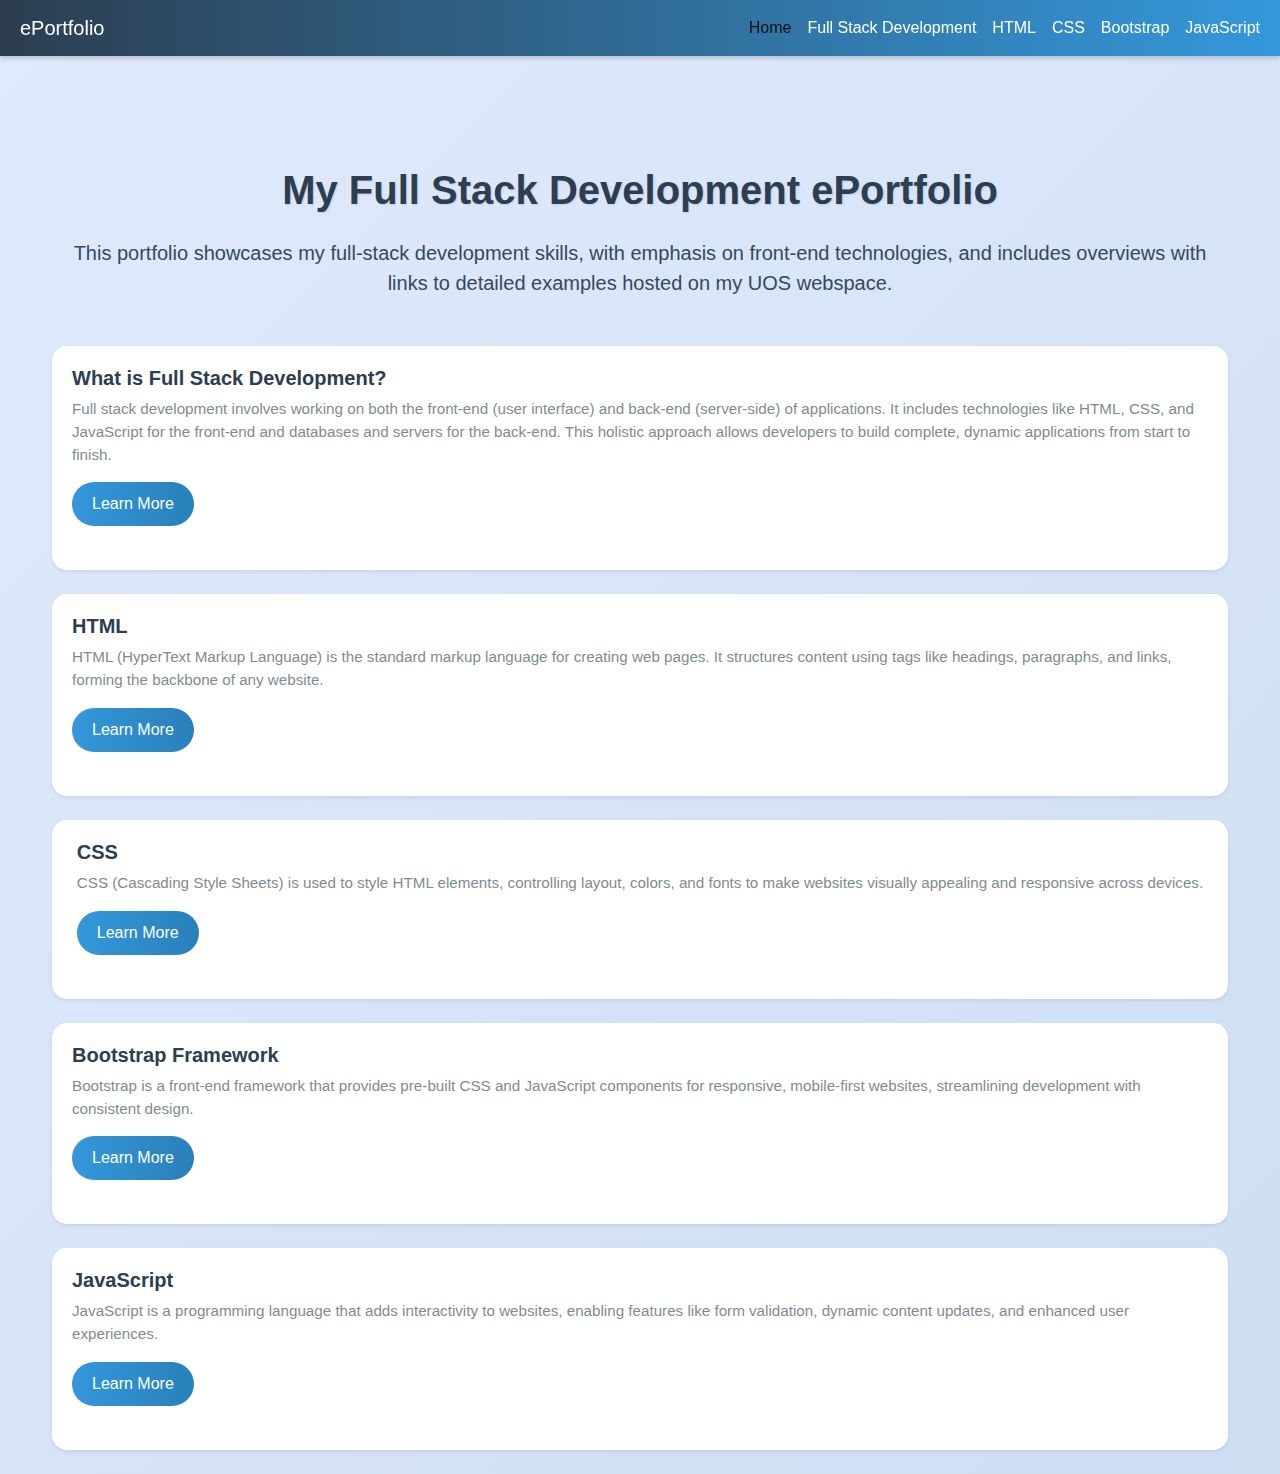
<file: index.html>
<!DOCTYPE html>
<html lang="en">
<head>
    <meta charset="UTF-8">
    <meta name="viewport" content="width=device-width, initial-scale=1.0">
    <title>ePortfolio - Home</title>
    <!-- Bootstrap CDN for styling and responsiveness -->
    <link href="https://cdn.jsdelivr.net/npm/bootstrap@5.3.3/dist/css/bootstrap.min.css" rel="stylesheet" integrity="sha384-QWTKZyjpPEjISv5WaRU9OFeRpok6YctnYmDr5pNlyT2bRjXh0JMhjY6hW+ALEwIH" crossorigin="anonymous">
    <!-- Font Awesome for icons -->
    <link rel="stylesheet" href="https://cdnjs.cloudflare.com/ajax/libs/font-awesome/6.4.2/css/all.min.css" integrity="sha512-z3gLpd7yknf1YoNbCzqRKc4qyor8gaKU1qmn+CShxbuBusANI9QpRohGBreCFkKxLhei6S9CQXFEbbKuqLg0DA==" crossorigin="anonymous">
    <!-- Animate.css for subtle animations -->
    <link rel="stylesheet" href="https://cdnjs.cloudflare.com/ajax/libs/animate.css/4.1.1/animate.min.css" integrity="sha512-c42qTSw/wPZ3/3gS5m5gS5f5f5f5f5f5f5f5f5f5f5f5f5f5f5f5f5f5f5f5f5f5f5f5f5f5f5f5f5f5f5f5f5f" crossorigin="anonymous">
    <!-- Custom CSS for enhanced aesthetics -->
    <link rel="stylesheet" href="styles.css">
</head>
<body>
    <!-- Enhanced Bootstrap Navbar -->
    <nav class="navbar navbar-expand-lg fixed-top">
        <div class="container-fluid">
            <a class="navbar-brand" href="index.html"><i class="fas fa-code me-2"></i>ePortfolio</a>
            <button class="navbar-toggler" type="button" data-bs-toggle="collapse" data-bs-target="#navbarNav" aria-controls="navbarNav" aria-expanded="false" aria-label="Toggle navigation">
                <span class="navbar-toggler-icon"></span>
            </button>
            <div class="collapse navbar-collapse" id="navbarNav">
                <ul class="navbar-nav ms-auto">
                    <li class="nav-item"><a class="nav-link active" href="index.html">Home</a></li>
                    <li class="nav-item"><a class="nav-link" href="fullstackdevelopment.html">Full Stack Development</a></li>
                    <li class="nav-item"><a class="nav-link" href="html.html">HTML</a></li>
                    <li class="nav-item"><a class="nav-link" href="css.html">CSS</a></li>
                    <li class="nav-item"><a class="nav-link" href="bootstrap.html">Bootstrap</a></li>
                    <li class="nav-item"><a class="nav-link" href="js.html">JavaScript</a></li>
                </ul>
            </div>
        </div>
    </nav>

    <!-- Main content with enhanced design -->
    <div class="container mt-5 pt-5">
        <h1 class="text-center mb-4 animate__animated animate__fadeIn">My Full Stack Development ePortfolio</h1>
        <p class="lead text-center mb-5 animate__animated animate__fadeIn">This portfolio showcases my full-stack development skills, with emphasis on front-end technologies, and includes overviews with links to detailed examples hosted on my UOS webspace.</p>

        <!-- Horizontal cards for each section -->
        <div class="row mb-4">
            <div class="col-12">
                <div class="card shadow-sm mb-4 animate__animated animate__fadeInUp">
                    <div class="card-body d-flex align-items-center">
                        <div class="flex-shrink-0 me-4">
                            <i class="fas fa-layer-group card-icon fullstack-icon"></i>
                        </div>
                        <div class="flex-grow-1">
                            <h5 class="card-title mb-2">What is Full Stack Development?</h5>
                            <p class="card-text">Full stack development involves working on both the front-end (user interface) and back-end (server-side) of applications. It includes technologies like HTML, CSS, and JavaScript for the front-end and databases and servers for the back-end. This holistic approach allows developers to build complete, dynamic applications from start to finish.</p>
                            <a href="fullstackdevelopment.html" class="btn btn-primary">Learn More</a>
                        </div>
                    </div>
                </div>
            </div>
        </div>

        <div class="row mb-4">
            <div class="col-12">
                <div class="card shadow-sm mb-4 animate__animated animate__fadeInUp">
                    <div class="card-body d-flex align-items-center">
                        <div class="flex-shrink-0 me-4">
                            <i class="fab fa-html5 card-icon html-icon"></i>
                        </div>
                        <div class="flex-grow-1">
                            <h5 class="card-title mb-2">HTML</h5>
                            <p class="card-text">HTML (HyperText Markup Language) is the standard markup language for creating web pages. It structures content using tags like headings, paragraphs, and links, forming the backbone of any website.</p>
                            <a href="html.html" class="btn btn-primary">Learn More</a>
                        </div>
                    </div>
                </div>
            </div>
        </div>

        <div class="row mb-4">
            <div class="col-12">
                <div class="card shadow-sm mb-4 animate__animated animate__fadeInUp">
                    <div class="card-body d-flex align-items-center">
                        <div class="flex-shrink-0 me-4">
                            <i class="fab fa-css3-alt card-icon css-icon"></i>
                        </div>
                        <div class="flex-grow-1">
                            <h5 class="card-title mb-2">CSS</h5>
                            <p class="card-text">CSS (Cascading Style Sheets) is used to style HTML elements, controlling layout, colors, and fonts to make websites visually appealing and responsive across devices.</p>
                            <a href="css.html" class="btn btn-primary">Learn More</a>
                        </div>
                    </div>
                </div>
            </div>
        </div>

        <div class="row mb-4">
            <div class="col-12">
                <div class="card shadow-sm mb-4 animate__animated animate__fadeInUp">
                    <div class="card-body d-flex align-items-center">
                        <div class="flex-shrink-0 me-4">
                            <i class="fab fa-bootstrap card-icon bootstrap-icon"></i>
                        </div>
                        <div class="flex-grow-1">
                            <h5 class="card-title mb-2">Bootstrap Framework</h5>
                            <p class="card-text">Bootstrap is a front-end framework that provides pre-built CSS and JavaScript components for responsive, mobile-first websites, streamlining development with consistent design.</p>
                            <a href="bootstrap.html" class="btn btn-primary">Learn More</a>
                        </div>
                    </div>
                </div>
            </div>
        </div>

        <div class="row mb-4">
            <div class="col-12">
                <div class="card shadow-sm mb-4 animate__animated animate__fadeInUp">
                    <div class="card-body d-flex align-items-center">
                        <div class="flex-shrink-0 me-4">
                            <i class="fab fa-js-square card-icon js-icon"></i>
                        </div>
                        <div class="flex-grow-1">
                            <h5 class="card-title mb-2">JavaScript</h5>
                            <p class="card-text">JavaScript is a programming language that adds interactivity to websites, enabling features like form validation, dynamic content updates, and enhanced user experiences.</p>
                            <a href="js.html" class="btn btn-primary">Learn More</a>
                        </div>
                    </div>
                </div>
            </div>
        </div>
    </div>
</body>
</html>
</file>
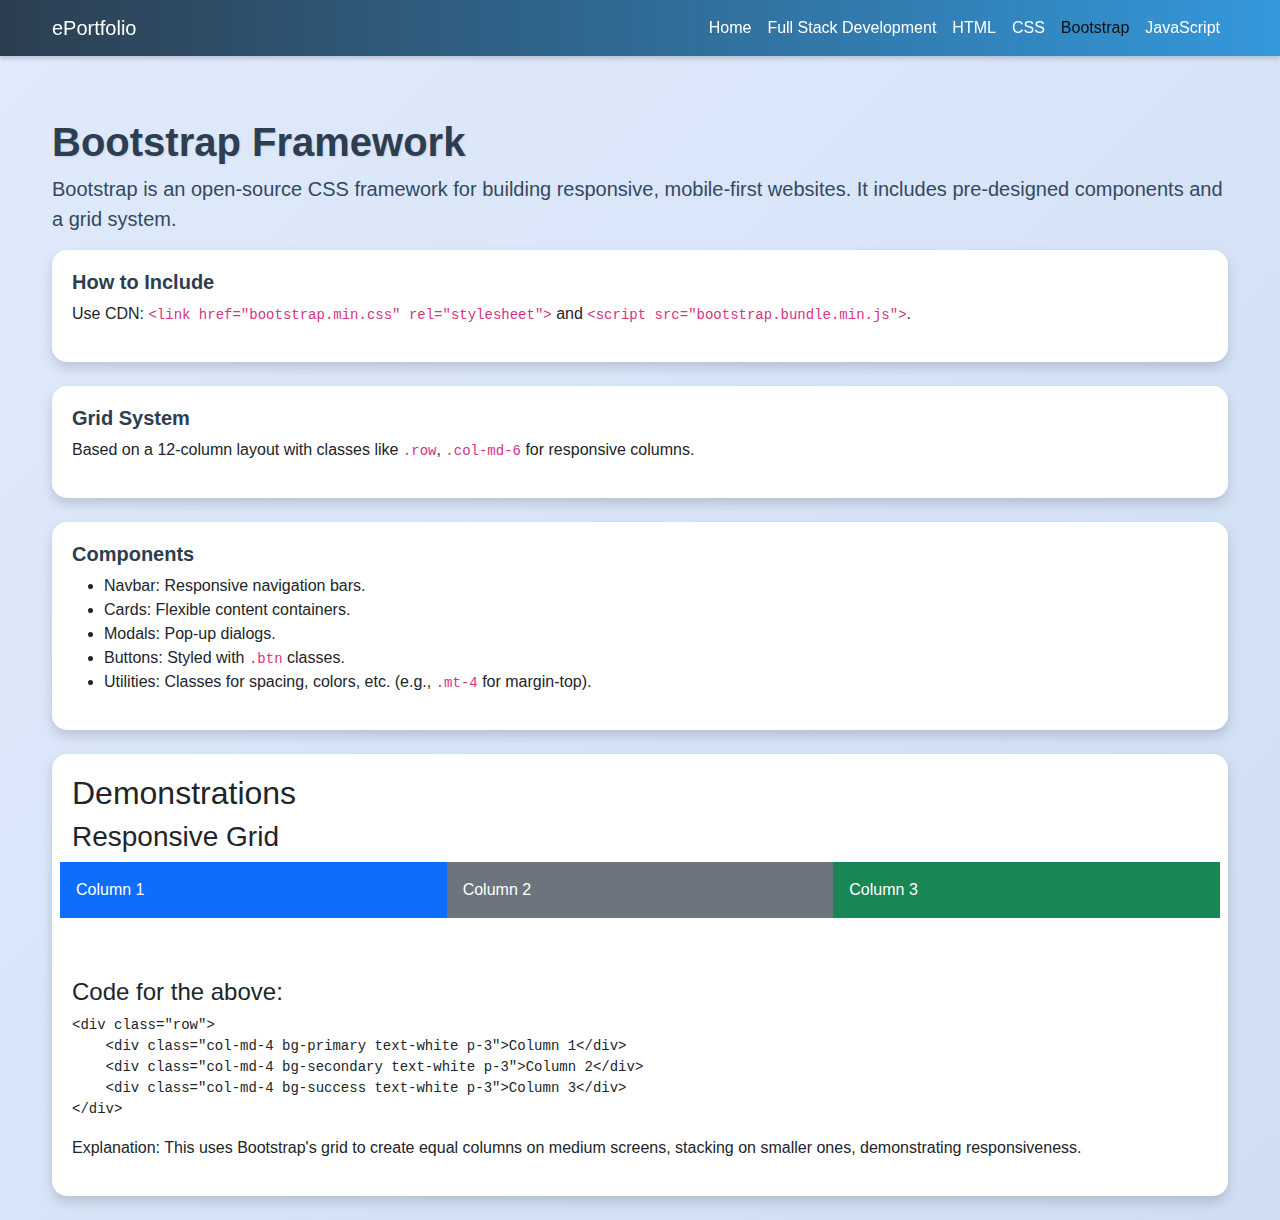
<file: bootstrap.html>
<!DOCTYPE html>
<html lang="en">
<head>
    <meta charset="UTF-8">
    <meta name="viewport" content="width=device-width, initial-scale=1.0">
    <title>ePortfolio</title>
    <link href="https://cdn.jsdelivr.net/npm/bootstrap@5.3.0/dist/css/bootstrap.min.css" rel="stylesheet">
    <link href="styles.css" rel="stylesheet">
</head>
<body>
    <nav class="navbar navbar-expand-lg fixed-top">
        <div class="container">
            <a class="navbar-brand" href="index.html">ePortfolio</a>
            <button class="navbar-toggler" type="button" data-bs-toggle="collapse" data-bs-target="#navbarNav" aria-controls="navbarNav" aria-expanded="false" aria-label="Toggle navigation">
                <span class="navbar-toggler-icon"></span>
            </button>
            <div class="collapse navbar-collapse" id="navbarNav">
                <ul class="navbar-nav ms-auto">
                    <li class="nav-item">
                        <a class="nav-link" href="index.html">Home</a>
                    </li>
                    <li class="nav-item">
                        <a class="nav-link" href="fullstackDevelopment.html">Full Stack Development</a>
                    </li>
                    <li class="nav-item">
                        <a class="nav-link" href="html.html">HTML</a>
                    </li>
                    <li class="nav-item">
                        <a class="nav-link" href="css.html">CSS</a>
                    </li>
                    <li class="nav-item">
                        <a class="nav-link active" aria-current="page" href="bootstrap.html">Bootstrap</a>
                    </li>
                    <li class="nav-item">
                        <a class="nav-link" href="js.html">JavaScript</a>
                    </li>
                </ul>
            </div>
        </div>
    </nav>

    <div class="container mt-5">
        <h1>Bootstrap Framework</h1>
        <p class="lead">Bootstrap is an open-source CSS framework for building responsive, mobile-first websites. It includes pre-designed components and a grid system.</p>

        <section class="card mb-4">
            <div class="card-body">
                <h2 class="card-title">How to Include</h2>
                <p>Use CDN: <code>&lt;link href="bootstrap.min.css" rel="stylesheet"&gt;</code> and <code>&lt;script src="bootstrap.bundle.min.js"&gt;</code>.</p>
            </div>
        </section>

        <section class="card mb-4">
            <div class="card-body">
                <h2 class="card-title">Grid System</h2>
                <p>Based on a 12-column layout with classes like <code>.row</code>, <code>.col-md-6</code> for responsive columns.</p>
            </div>
        </section>

        <section class="card mb-4">
            <div class="card-body">
                <h2 class="card-title">Components</h2>
                <ul>
                    <li>Navbar: Responsive navigation bars.</li>
                    <li>Cards: Flexible content containers.</li>
                    <li>Modals: Pop-up dialogs.</li>
                    <li>Buttons: Styled with <code>.btn</code> classes.</li>
                    <li>Utilities: Classes for spacing, colors, etc. (e.g., <code>.mt-4</code> for margin-top).</li>
                </ul>
            </div>
        </section>

        <section class="interactive-section mb-4">
            <h2>Demonstrations</h2>
            <h3>Responsive Grid</h3>
            <div class="row">
                <div class="col-md-4 bg-primary text-white p-3">Column 1</div>
                <div class="col-md-4 bg-secondary text-white p-3">Column 2</div>
                <div class="col-md-4 bg-success text-white p-3">Column 3</div>
            </div>
            <h4>Code for the above:</h4>
            <pre><code>&lt;div class="row"&gt;
    &lt;div class="col-md-4 bg-primary text-white p-3"&gt;Column 1&lt;/div&gt;
    &lt;div class="col-md-4 bg-secondary text-white p-3"&gt;Column 2&lt;/div&gt;
    &lt;div class="col-md-4 bg-success text-white p-3"&gt;Column 3&lt;/div&gt;
&lt;/div&gt;</code></pre>
            <p>Explanation: This uses Bootstrap's grid to create equal columns on medium screens, stacking on smaller ones, demonstrating responsiveness.</p>
        </section>
    </div>

    <script src="https://cdn.jsdelivr.net/npm/bootstrap@5.3.0/dist/js/bootstrap.bundle.min.js"></script>
</body>
</html>
</file>
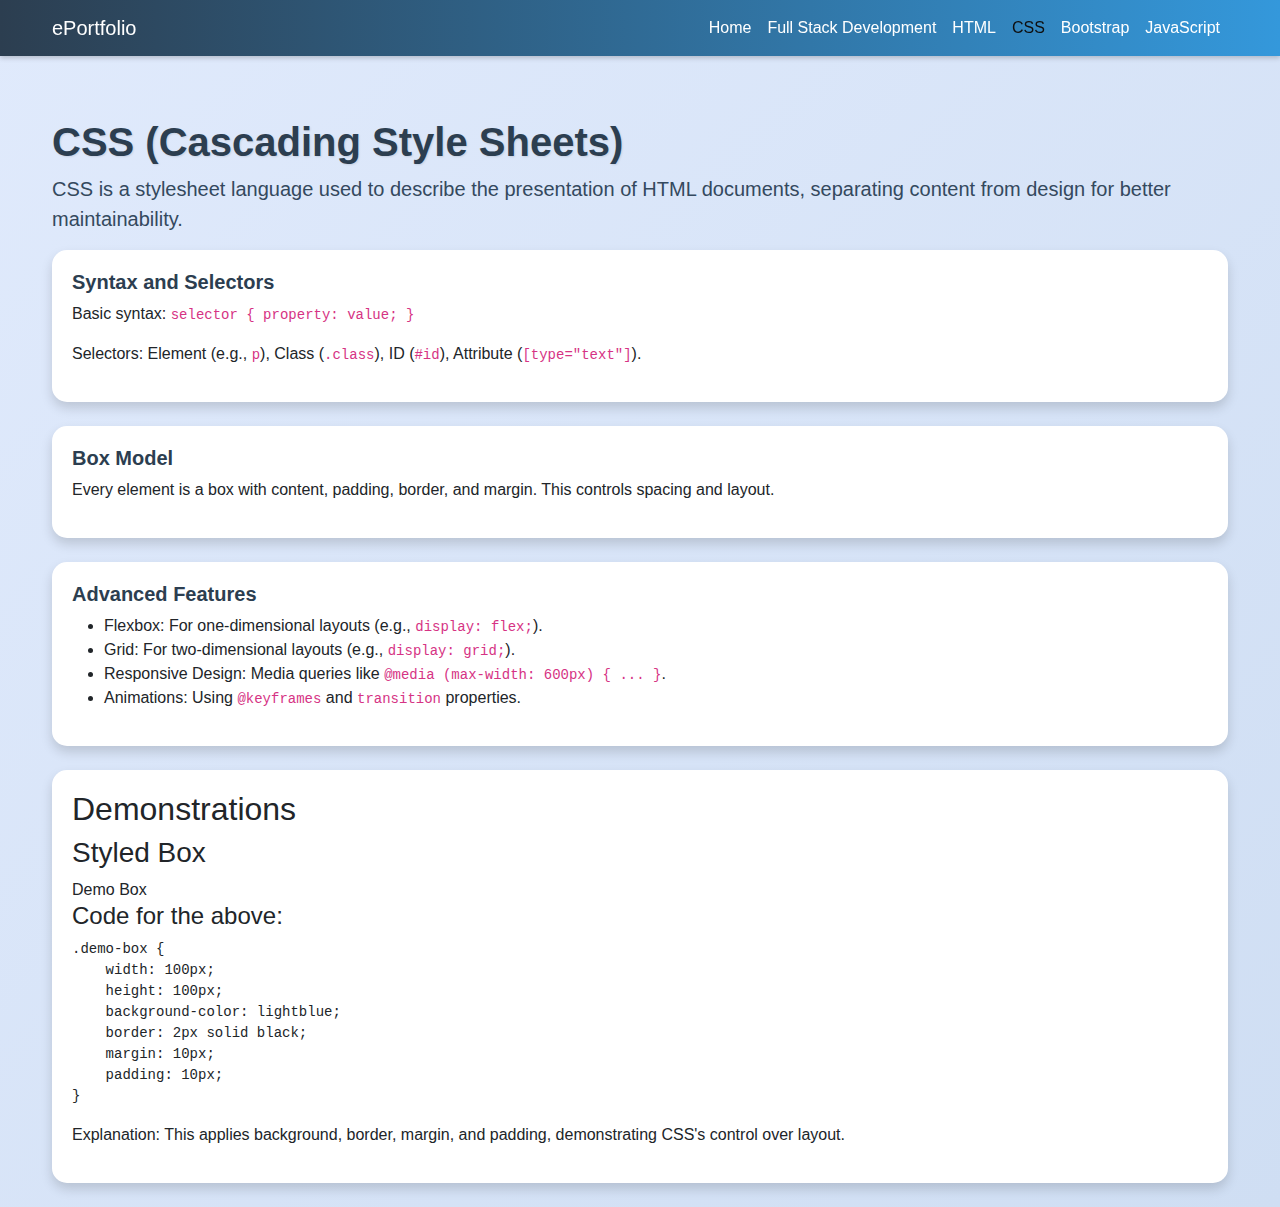
<file: css.html>
<!DOCTYPE html>
<html lang="en">
<head>
    <meta charset="UTF-8">
    <meta name="viewport" content="width=device-width, initial-scale=1.0">
    <title>ePortfolio</title>
    <link href="https://cdn.jsdelivr.net/npm/bootstrap@5.3.0/dist/css/bootstrap.min.css" rel="stylesheet">
    <link href="styles.css" rel="stylesheet">
</head>
<body>
    <nav class="navbar navbar-expand-lg fixed-top">
        <div class="container">
            <a class="navbar-brand" href="index.html">ePortfolio</a>
            <button class="navbar-toggler" type="button" data-bs-toggle="collapse" data-bs-target="#navbarNav" aria-controls="navbarNav" aria-expanded="false" aria-label="Toggle navigation">
                <span class="navbar-toggler-icon"></span>
            </button>
            <div class="collapse navbar-collapse" id="navbarNav">
                <ul class="navbar-nav ms-auto">
                    <li class="nav-item">
                        <a class="nav-link" href="index.html">Home</a>
                    </li>
                    <li class="nav-item">
                        <a class="nav-link" href="fullstackdevelopment.html">Full Stack Development</a>
                    </li>
                    <li class="nav-item">
                        <a class="nav-link" href="html.html">HTML</a>
                    </li>
                    <li class="nav-item">
                        <a class="nav-link active" aria-current="page" href="css.html">CSS</a>
                    </li>
                    <li class="nav-item">
                        <a class="nav-link" href="bootstrap.html">Bootstrap</a>
                    </li>
                    <li class="nav-item">
                        <a class="nav-link" href="js.html">JavaScript</a>
                    </li>
                </ul>
            </div>
        </div>
    </nav>

    <div class="container mt-5">
        <h1>CSS (Cascading Style Sheets)</h1>
        <p class="lead">CSS is a stylesheet language used to describe the presentation of HTML documents, separating content from design for better maintainability.</p>

        <section class="card mb-4">
            <div class="card-body">
                <h2 class="card-title">Syntax and Selectors</h2>
                <p>Basic syntax: <code>selector { property: value; }</code></p>
                <p>Selectors: Element (e.g., <code>p</code>), Class (<code>.class</code>), ID (<code>#id</code>), Attribute (<code>[type="text"]</code>).</p>
            </div>
        </section>

        <section class="card mb-4">
            <div class="card-body">
                <h2 class="card-title">Box Model</h2>
                <p>Every element is a box with content, padding, border, and margin. This controls spacing and layout.</p>
            </div>
        </section>

        <section class="card mb-4">
            <div class="card-body">
                <h2 class="card-title">Advanced Features</h2>
                <ul>
                    <li>Flexbox: For one-dimensional layouts (e.g., <code>display: flex;</code>).</li>
                    <li>Grid: For two-dimensional layouts (e.g., <code>display: grid;</code>).</li>
                    <li>Responsive Design: Media queries like <code>@media (max-width: 600px) { ... }</code>.</li>
                    <li>Animations: Using <code>@keyframes</code> and <code>transition</code> properties.</li>
                </ul>
            </div>
        </section>

        <section class="interactive-section mb-4">
            <h2>Demonstrations</h2>
            <h3>Styled Box</h3>
            <div class="demo-box">Demo Box</div>
            <h4>Code for the above:</h4>
            <pre><code>.demo-box {
    width: 100px;
    height: 100px;
    background-color: lightblue;
    border: 2px solid black;
    margin: 10px;
    padding: 10px;
}</code></pre>
            <p>Explanation: This applies background, border, margin, and padding, demonstrating CSS's control over layout.</p>
        </section>
    </div>

    <script src="https://cdn.jsdelivr.net/npm/bootstrap@5.3.0/dist/js/bootstrap.bundle.min.js"></script>
</body>
</html>
</file>
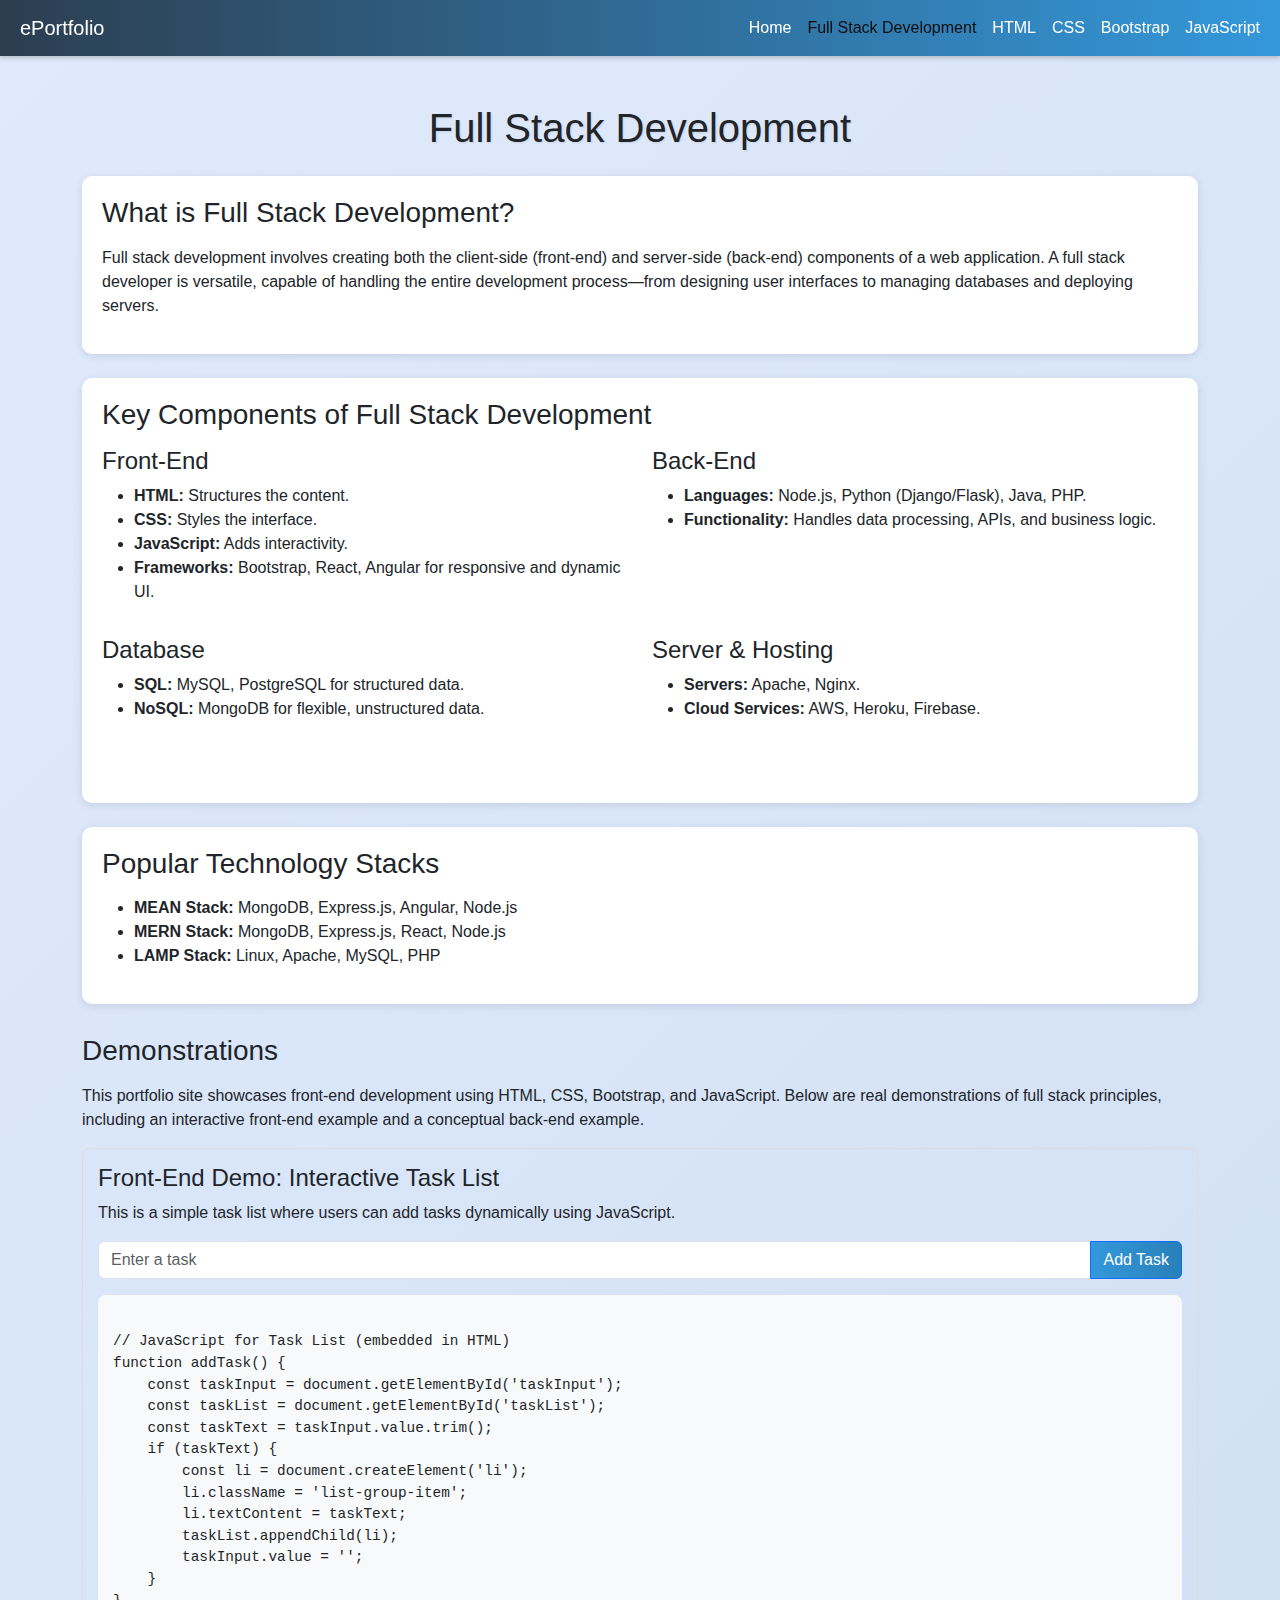
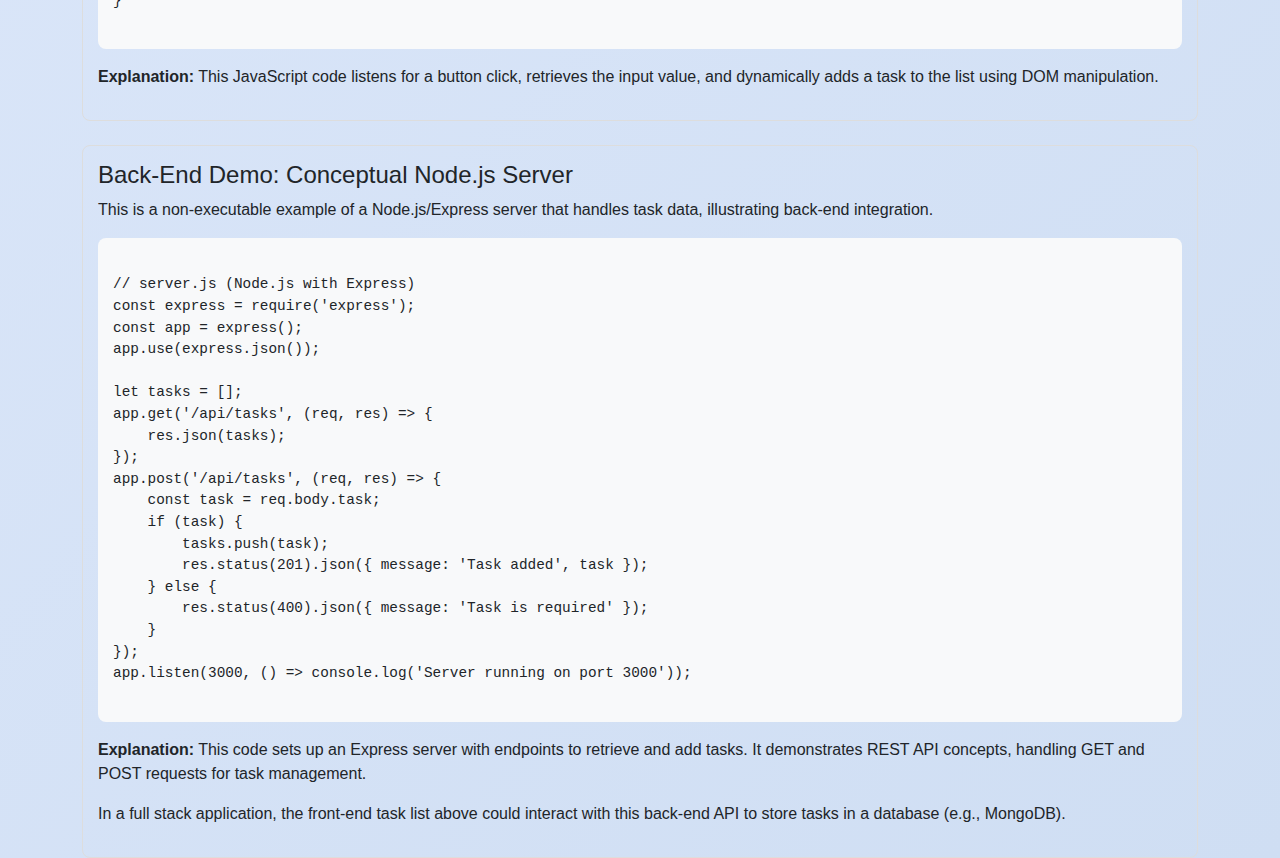
<file: fullstackdevelopment.html>
<!DOCTYPE html>
<html lang="en">
<head>
    <meta charset="UTF-8">
    <meta name="viewport" content="width=device-width, initial-scale=1.0">
    <title>Full Stack Development - ePortfolio</title>
    <link rel="stylesheet" href="styles.css">
    <link href="https://cdn.jsdelivr.net/npm/bootstrap@5.3.3/dist/css/bootstrap.min.css" rel="stylesheet" integrity="sha384-QWTKZyjpPEjISv5WaRU9OFeRpok6YctnYmDr5pNlyT2bRjXh0JMhjY6hW+ALEwIH" crossorigin="anonymous">
    <style>
        body { font-family: Arial, sans-serif; padding-top: 56px; }
        pre { background-color: #f8f9fa; padding: 15px; border-radius: 8px; font-size: 0.9rem; }
        .section-card { background-color: #fff; padding: 20px; border-radius: 10px; box-shadow: 0 2px 8px rgba(0, 0, 0, 0.1); }
        .demo-section { margin-top: 30px; }
        .interactive-demo { border: 1px solid #ddd; padding: 15px; border-radius: 8px; }
    </style>
</head>
<body>
     <nav class="navbar navbar-expand-lg fixed-top">
        <div class="container-fluid">
            <a class="navbar-brand" href="index.html"><i class="fas fa-code me-2"></i>ePortfolio</a>
            <button class="navbar-toggler" type="button" data-bs-toggle="collapse" data-bs-target="#navbarNav" aria-controls="navbarNav" aria-expanded="false" aria-label="Toggle navigation">
                <span class="navbar-toggler-icon"></span>
            </button>
            <div class="collapse navbar-collapse" id="navbarNav">
                <ul class="navbar-nav ms-auto">
                    <li class="nav-item"><a class="nav-link" href="index.html">Home</a></li>
                    <li class="nav-item"><a class="nav-link active" href="fullstackdevelopment.html">Full Stack Development</a></li>
                    <li class="nav-item"><a class="nav-link" href="html.html">HTML</a></li>
                    <li class="nav-item"><a class="nav-link" href="css.html">CSS</a></li>
                    <li class="nav-item"><a class="nav-link" href="bootstrap.html">Bootstrap</a></li>
                    <li class="nav-item"><a class="nav-link" href="js.html">JavaScript</a></li>
                </ul>
            </div>
        </div>
    </nav>

    <div class="container mt-5">
        <h1 class="text-center mb-4">Full Stack Development</h1>
        
        <!-- Overview Section -->
        <div class="section-card mb-4">
            <h2 class="h3 mb-3">What is Full Stack Development?</h2>
            <p>Full stack development involves creating both the client-side (front-end) and server-side (back-end) components of a web application. A full stack developer is versatile, capable of handling the entire development process—from designing user interfaces to managing databases and deploying servers.</p>
        </div>

        <!-- Key Components Section -->
        <div class="section-card mb-4">
            <h2 class="h3 mb-3">Key Components of Full Stack Development</h2>
            <div class="row">
                <div class="col-md-6 mb-3">
                    <h4>Front-End</h4>

                    <ul>
                        <li><strong>HTML:</strong> Structures the content.</li>
                        <li><strong>CSS:</strong> Styles the interface.</li>
                        <li><strong>JavaScript:</strong> Adds interactivity.</li>
                        <li><strong>Frameworks:</strong> Bootstrap, React, Angular for responsive and dynamic UI.</li>
                    </ul>
                </div>
                <div class="col-md-6 mb-3">
                    <h4>Back-End</h4>

                    <ul>
                        <li><strong>Languages:</strong> Node.js, Python (Django/Flask), Java, PHP.</li>
                        <li><strong>Functionality:</strong> Handles data processing, APIs, and business logic.</li>
                    </ul>
                </div>
                <div class="col-md-6 mb-3">
                    <h4>Database</h4>
            
                    <ul>
                        <li><strong>SQL:</strong> MySQL, PostgreSQL for structured data.</li>
                        <li><strong>NoSQL:</strong> MongoDB for flexible, unstructured data.</li>
                    </ul>
                </div>
                <div class="col-md-6 mb-3">
                    <h4>Server & Hosting</h4>
                    
                    <ul>
                        <li><strong>Servers:</strong> Apache, Nginx.</li>
                        <li><strong>Cloud Services:</strong> AWS, Heroku, Firebase.</li>
                    </ul>
                </div>
            </div>
        </div>

        <!-- Technology Stacks Section -->
        <div class="section-card mb-4">
            <h2 class="h3 mb-3">Popular Technology Stacks</h2>
            
            <ul>
                <li><strong>MEAN Stack:</strong> MongoDB, Express.js, Angular, Node.js</li>
                <li><strong>MERN Stack:</strong> MongoDB, Express.js, React, Node.js</li>
                <li><strong>LAMP Stack:</strong> Linux, Apache, MySQL, PHP</li>
            </ul>
        </div>


        <!-- Demonstrations Section -->
        <div class="demo-section">
            <h2 class="h3 mb-3">Demonstrations</h2>
            <p>This portfolio site showcases front-end development using HTML, CSS, Bootstrap, and JavaScript. Below are real demonstrations of full stack principles, including an interactive front-end example and a conceptual back-end example.</p>

            <!-- Front-End Demo -->
            <div class="interactive-demo mb-4">
                <h4>Front-End Demo: Interactive Task List</h4>
                <p>This is a simple task list where users can add tasks dynamically using JavaScript.</p>
                <div class="input-group mb-3">
                    <input type="text" id="taskInput" class="form-control" placeholder="Enter a task" aria-label="Task input">
                    <button class="btn btn-primary" onclick="addTask()">Add Task</button>
                </div>
                <ul id="taskList" class="list-group"></ul>
                <pre><code>
// JavaScript for Task List (embedded in HTML)
function addTask() {
    const taskInput = document.getElementById('taskInput');
    const taskList = document.getElementById('taskList');
    const taskText = taskInput.value.trim();
    if (taskText) {
        const li = document.createElement('li');
        li.className = 'list-group-item';
        li.textContent = taskText;
        taskList.appendChild(li);
        taskInput.value = '';
    }
}
                </code></pre>
                <p><strong>Explanation:</strong> This JavaScript code listens for a button click, retrieves the input value, and dynamically adds a task to the list using DOM manipulation.</p>
            </div>

            <!-- Back-End Demo (Conceptual) -->
            <div class="interactive-demo">
                <h4>Back-End Demo: Conceptual Node.js Server</h4>
                <p>This is a non-executable example of a Node.js/Express server that handles task data, illustrating back-end integration.</p>
                <pre><code>
// server.js (Node.js with Express)
const express = require('express');
const app = express();
app.use(express.json());

let tasks = [];
app.get('/api/tasks', (req, res) => {
    res.json(tasks);
});
app.post('/api/tasks', (req, res) => {
    const task = req.body.task;
    if (task) {
        tasks.push(task);
        res.status(201).json({ message: 'Task added', task });
    } else {
        res.status(400).json({ message: 'Task is required' });
    }
});
app.listen(3000, () => console.log('Server running on port 3000'));
                </code></pre>
                <p><strong>Explanation:</strong> This code sets up an Express server with endpoints to retrieve and add tasks. It demonstrates REST API concepts, handling GET and POST requests for task management.</p>
                <p>In a full stack application, the front-end task list above could interact with this back-end API to store tasks in a database (e.g., MongoDB).</p>
            </div>
        </div>
    </div>

    <script src="https://cdn.jsdelivr.net/npm/bootstrap@5.3.3/dist/js/bootstrap.bundle.min.js" integrity="sha384-YvpcrYf0tY3lHB60NNkmXc5s9fDVZLESaAA55NDzOxhy9GkcIdslK1eN7N6jIeHz" crossorigin="anonymous"></script>
    <script>
        // JavaScript for the front-end demo (Task List)
        function addTask() {
            const taskInput = document.getElementById('taskInput');
            const taskList = document.getElementById('taskList');
            const taskText = taskInput.value.trim();
            if (taskText) {
                const li = document.createElement('li');
                li.className = 'list-group-item';
                li.textContent = taskText;
                taskList.appendChild(li);
                taskInput.value = '';
            }
        }
    </script>
</body>
</html>
</file>
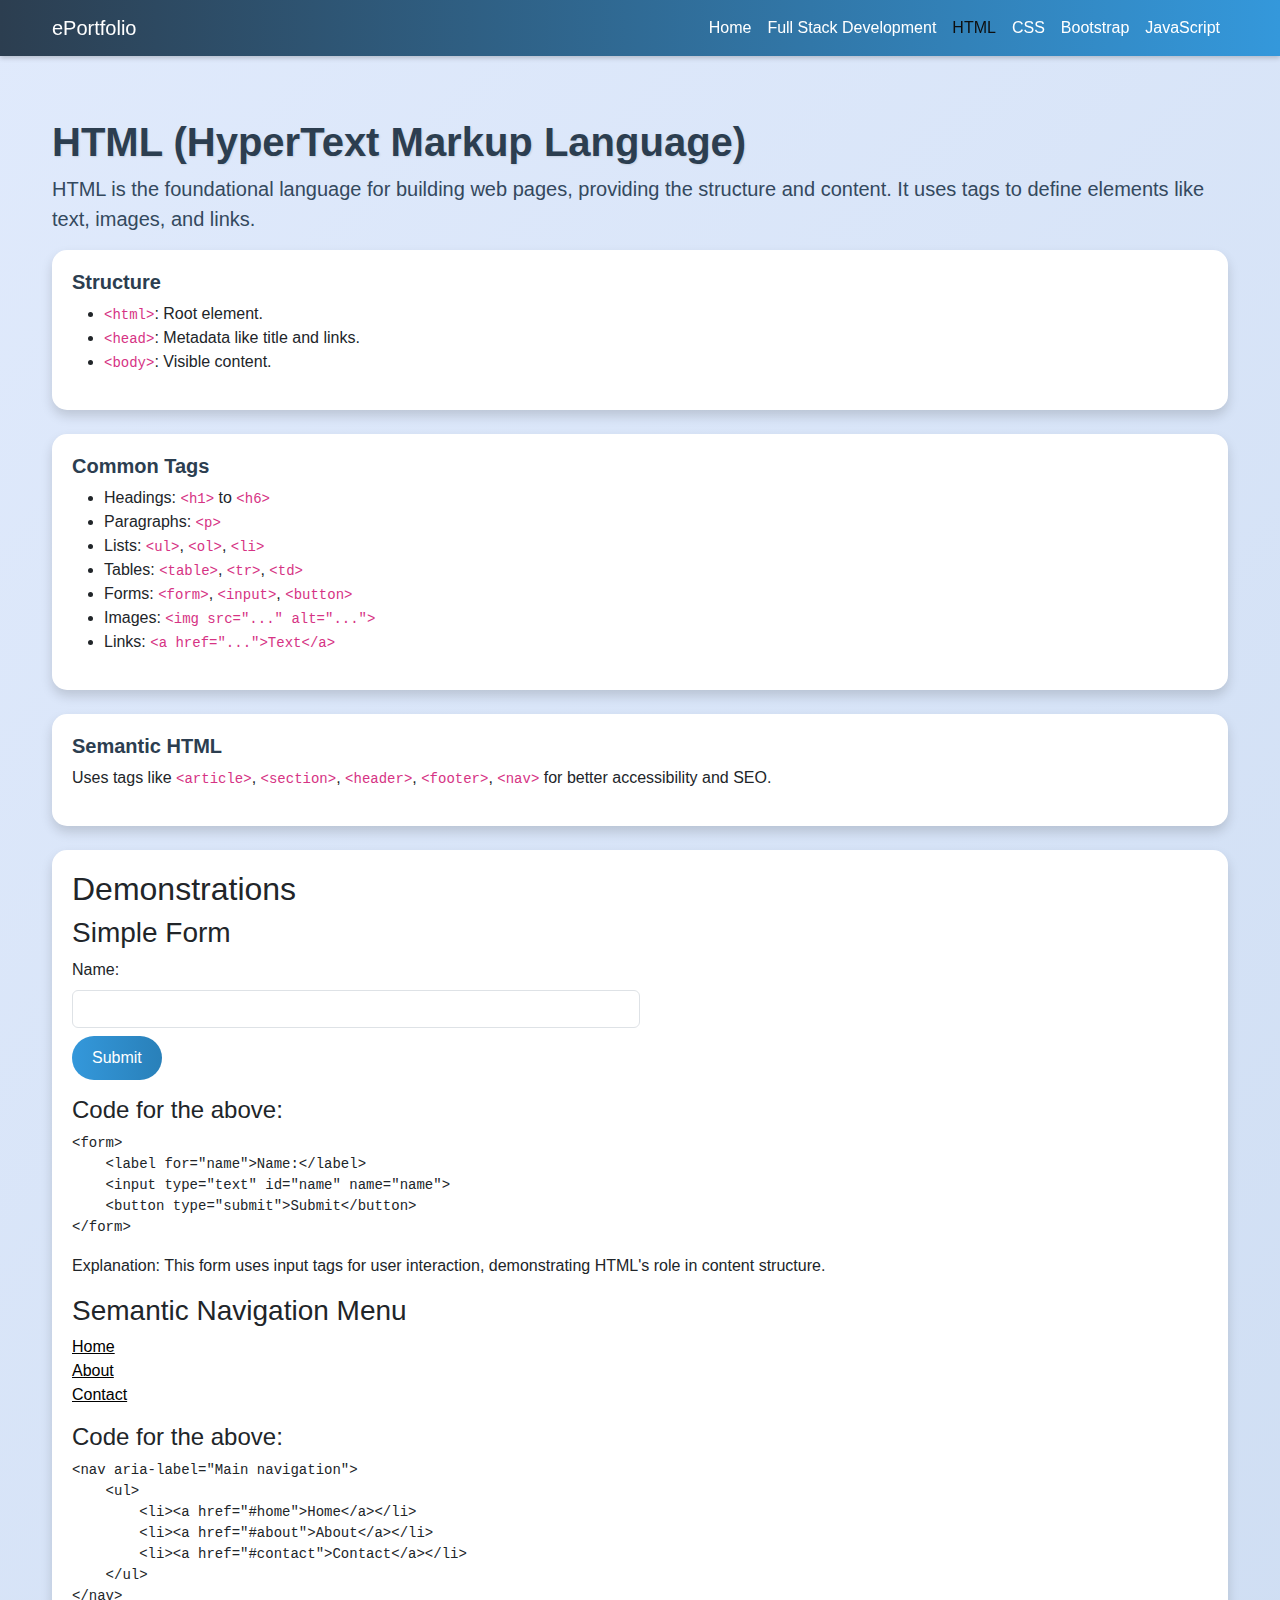
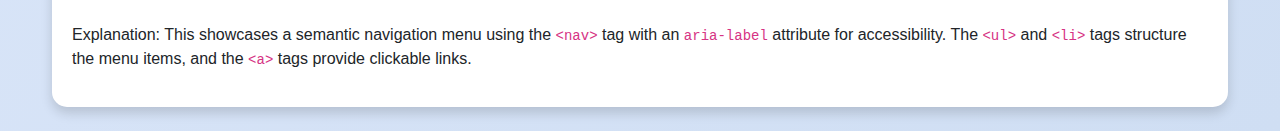
<file: html.html>
<!DOCTYPE html>
<html lang="en">
<head>
    <meta charset="UTF-8">
    <meta name="viewport" content="width=device-width, initial-scale=1.0">
    <title>ePortfolio</title>
    <link href="https://cdn.jsdelivr.net/npm/bootstrap@5.3.0/dist/css/bootstrap.min.css" rel="stylesheet">
    <link href="styles.css" rel="stylesheet">
</head>
<body>
    <nav class="navbar navbar-expand-lg fixed-top">
        <div class="container">
            <a class="navbar-brand" href="index.html">ePortfolio</a>
            <button class="navbar-toggler" type="button" data-bs-toggle="collapse" data-bs-target="#navbarNav" aria-controls="navbarNav" aria-expanded="false" aria-label="Toggle navigation">
                <span class="navbar-toggler-icon"></span>
            </button>
            <div class="collapse navbar-collapse" id="navbarNav">
                <ul class="navbar-nav ms-auto">
                    <li class="nav-item">
                        <a class="nav-link" href="index.html">Home</a>
                    </li>
                    <li class="nav-item">
                        <a class="nav-link" href="fullstackDevelopment.html">Full Stack Development</a>
                    </li>
                    <li class="nav-item">
                        <a class="nav-link active" aria-current="page" href="html.html">HTML</a>
                    </li>
                    <li class="nav-item">
                        <a class="nav-link" href="css.html">CSS</a>
                    </li>
                    <li class="nav-item">
                        <a class="nav-link" href="bootstrap.html">Bootstrap</a>
                    </li>
                    <li class="nav-item">
                        <a class="nav-link" href="js.html">JavaScript</a>
                    </li>
                </ul>
            </div>
        </div>
    </nav>

    <div class="container mt-5">
        <h1>HTML (HyperText Markup Language)</h1>
        <p class="lead">HTML is the foundational language for building web pages, providing the structure and content. It uses tags to define elements like text, images, and links.</p>

        <section class="card mb-4">
            <div class="card-body">
                <h2 class="card-title">Structure</h2>
                <ul>
                    <li><code>&lt;html&gt;</code>: Root element.</li>
                    <li><code>&lt;head&gt;</code>: Metadata like title and links.</li>
                    <li><code>&lt;body&gt;</code>: Visible content.</li>
                </ul>
            </div>
        </section>

        <section class="card mb-4">
            <div class="card-body">
                <h2 class="card-title">Common Tags</h2>
                <ul>
                    <li>Headings: <code>&lt;h1&gt;</code> to <code>&lt;h6&gt;</code></li>
                    <li>Paragraphs: <code>&lt;p&gt;</code></li>
                    <li>Lists: <code>&lt;ul&gt;</code>, <code>&lt;ol&gt;</code>, <code>&lt;li&gt;</code></li>
                    <li>Tables: <code>&lt;table&gt;</code>, <code>&lt;tr&gt;</code>, <code>&lt;td&gt;</code></li>
                    <li>Forms: <code>&lt;form&gt;</code>, <code>&lt;input&gt;</code>, <code>&lt;button&gt;</code></li>
                    <li>Images: <code>&lt;img src="..." alt="..."&gt;</code></li>
                    <li>Links: <code>&lt;a href="..."&gt;Text&lt;/a&gt;</code></li>
                </ul>
            </div>
        </section>

        <section class="card mb-4">
            <div class="card-body">
                <h2 class="card-title">Semantic HTML</h2>
                <p>Uses tags like <code>&lt;article&gt;</code>, <code>&lt;section&gt;</code>, <code>&lt;header&gt;</code>, <code>&lt;footer&gt;</code>, <code>&lt;nav&gt;</code> for better accessibility and SEO.</p>
            </div>
        </section>

        <section class="interactive-section mb-4">
            <h2>Demonstrations</h2>
            <h3>Simple Form</h3>
            <form class="mb-3">
                <label for="name" class="form-label">Name:</label>
                <input type="text" id="name" name="name" class="form-control w-50">
                <button type="submit" class="btn btn-primary mt-2">Submit</button>
            </form>
            <h4>Code for the above:</h4>
            <pre><code>&lt;form&gt;
    &lt;label for="name"&gt;Name:&lt;/label&gt;
    &lt;input type="text" id="name" name="name"&gt;
    &lt;button type="submit"&gt;Submit&lt;/button&gt;
&lt;/form&gt;</code></pre>
            <p>Explanation: This form uses input tags for user interaction, demonstrating HTML's role in content structure.</p>

            <h3>Semantic Navigation Menu</h3>
            <nav aria-label="Main navigation">
                <ul class="list-unstyled">
                    <li><a href="#home" style="color:black;">Home</a></li>
                    <li><a href="#about" style="color:black;">About</a></li>
                    <li><a href="#contact"style="color:black;">Contact</a></li>
                </ul>
            </nav>
            <h4>Code for the above:</h4>
            <pre><code>&lt;nav aria-label="Main navigation"&gt;
    &lt;ul&gt;
        &lt;li&gt;&lt;a href="#home"&gt;Home&lt;/a&gt;&lt;/li&gt;
        &lt;li&gt;&lt;a href="#about"&gt;About&lt;/a&gt;&lt;/li&gt;
        &lt;li&gt;&lt;a href="#contact"&gt;Contact&lt;/a&gt;&lt;/li&gt;
    &lt;/ul&gt;
&lt;/nav&gt;</code></pre>
            <p>Explanation: This showcases a semantic navigation menu using the <code>&lt;nav&gt;</code> tag with an <code>aria-label</code> attribute for accessibility. The <code>&lt;ul&gt;</code> and <code>&lt;li&gt;</code> tags structure the menu items, and the <code>&lt;a&gt;</code> tags provide clickable links.</p>
        </section>
    </div>

    <script src="https://cdn.jsdelivr.net/npm/bootstrap@5.3.0/dist/js/bootstrap.bundle.min.js"></script>
</body>
</html>
</file>
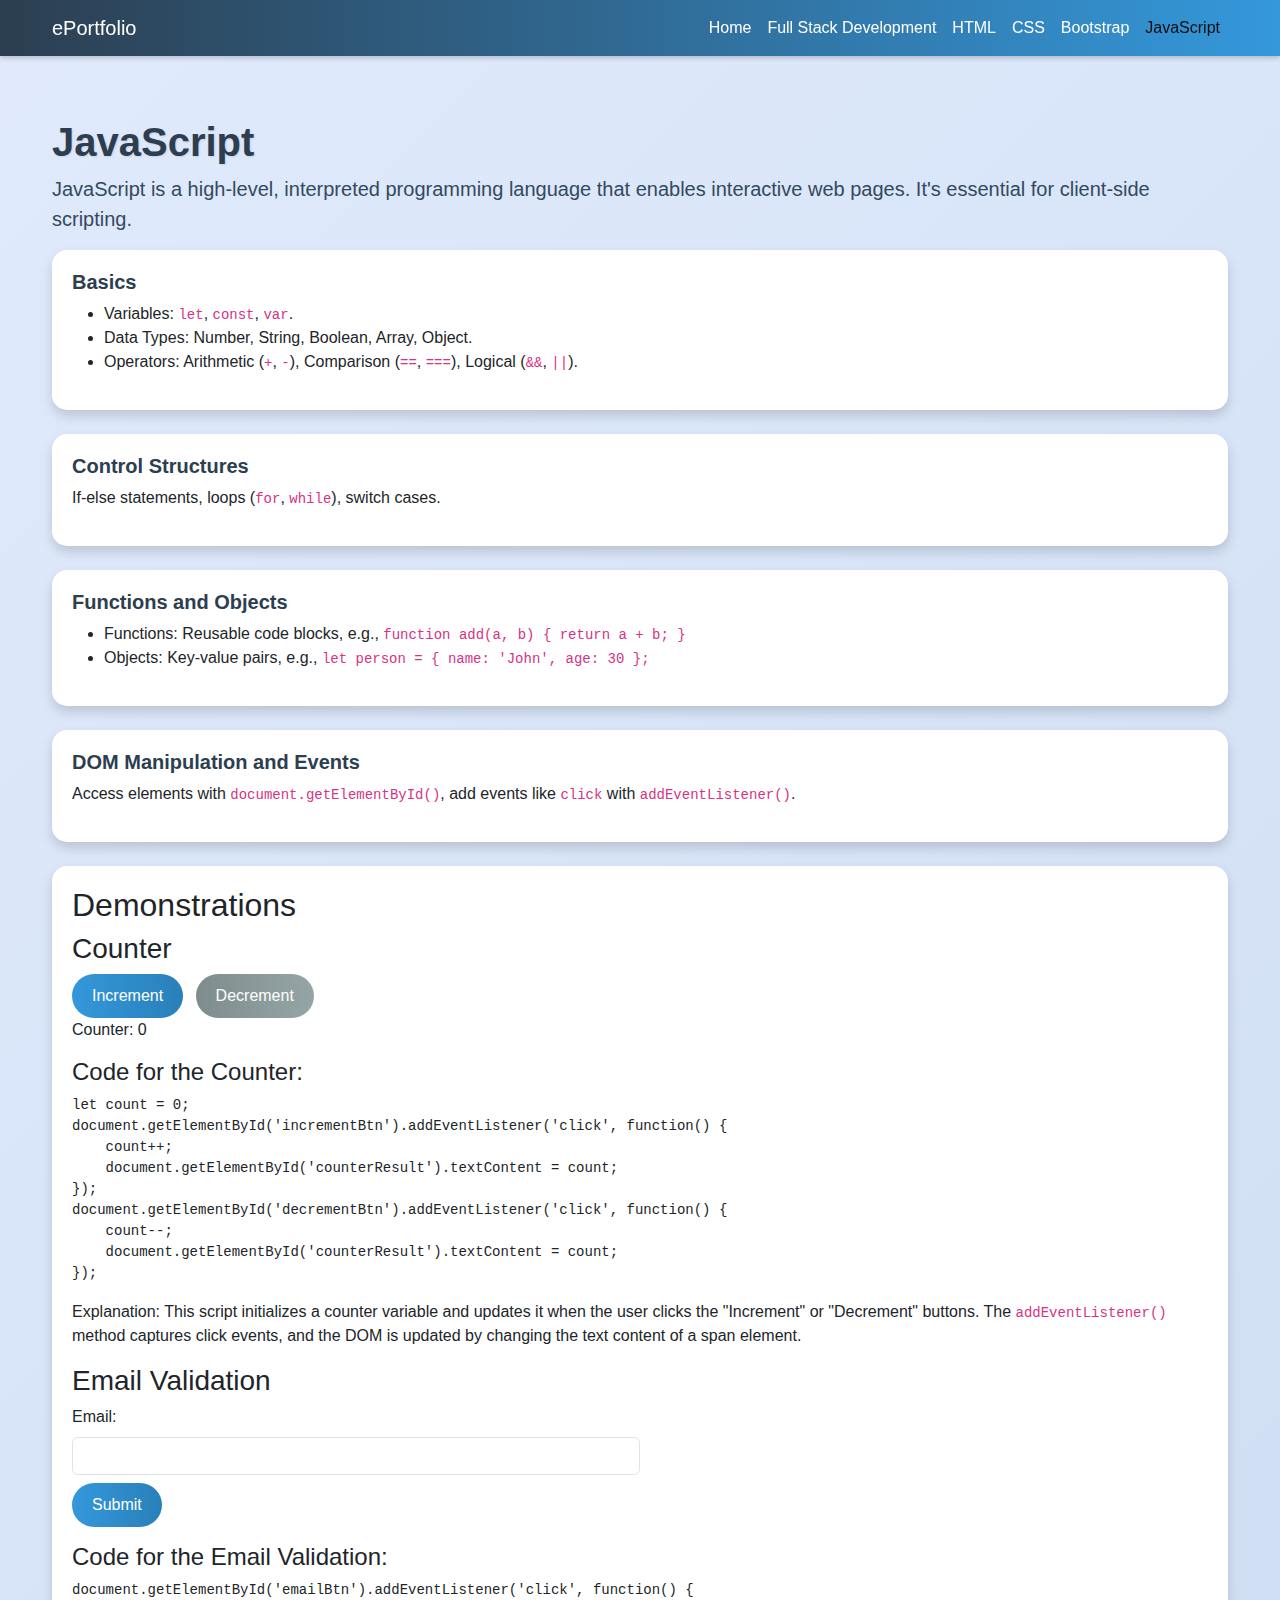
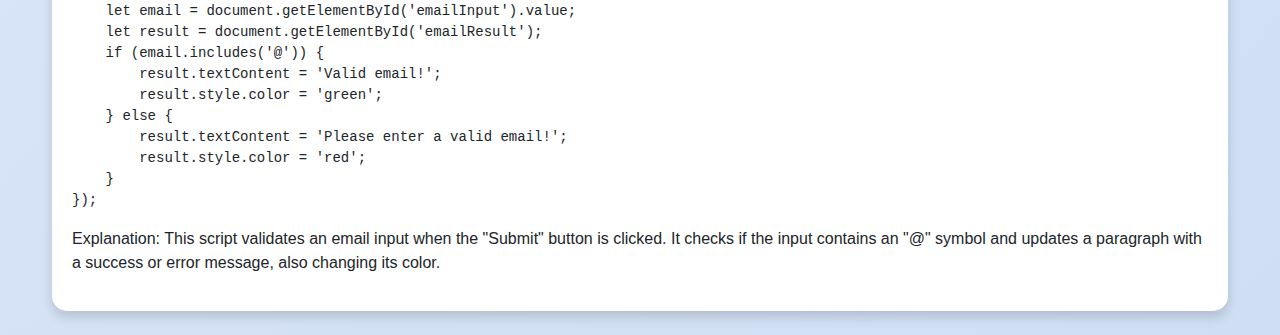
<file: js.html>
<!DOCTYPE html>
<html lang="en">

<head>
    <meta charset="UTF-8">
    <meta name="viewport" content="width=device-width, initial-scale=1.0">
    <title>ePortfolio</title>
    <link href="https://cdn.jsdelivr.net/npm/bootstrap@5.3.0/dist/css/bootstrap.min.css" rel="stylesheet">
    <link href="styles.css" rel="stylesheet">
</head>

<body>
    <nav class="navbar navbar-expand-lg fixed-top">
        <div class="container">
            <a class="navbar-brand" href="index.html">ePortfolio</a>
            <button class="navbar-toggler" type="button" data-bs-toggle="collapse" data-bs-target="#navbarNav"
                aria-controls="navbarNav" aria-expanded="false" aria-label="Toggle navigation">
                <span class="navbar-toggler-icon"></span>
            </button>
            <div class="collapse navbar-collapse" id="navbarNav">
                <ul class="navbar-nav ms-auto">
                    <li class="nav-item">
                        <a class="nav-link" href="index.html">Home</a>
                    </li>
                    <!-- <li class="nav-item">
                        <a class="nav-link" href="fullstackDevelopment.html">Full Stack Development</a>
                    </li> -->
                    <li class="nav-item">
                        <a class="nav-link" href="fullstackdevelopment.html">Full Stack Development</a>
                    </li>
                    <li class="nav-item">
                        <a class="nav-link" href="html.html">HTML</a>
                    </li>
                    <li class="nav-item">
                        <a class="nav-link" href="css.html">CSS</a>
                    </li>
                    <li class="nav-item">
                        <a class="nav-link" href="bootstrap.html">Bootstrap</a>
                    </li>
                    <li class="nav-item">
                        <a class="nav-link active" aria-current="page" href="js.html">JavaScript</a>
                    </li>
                </ul>
            </div>
        </div>
    </nav>

    <div class="container mt-5">
        <h1>JavaScript</h1>
        <p class="lead">JavaScript is a high-level, interpreted programming language that enables interactive web pages.
            It's essential for client-side scripting.</p>

        <section class="card mb-4">
            <div class="card-body">
                <h2 class="card-title">Basics</h2>
                <ul>
                    <li>Variables: <code>let</code>, <code>const</code>, <code>var</code>.</li>
                    <li>Data Types: Number, String, Boolean, Array, Object.</li>
                    <li>Operators: Arithmetic (<code>+</code>, <code>-</code>), Comparison (<code>==</code>,
                        <code>===</code>), Logical (<code>&&</code>, <code>||</code>).</li>
                </ul>
            </div>
        </section>

        <section class="card mb-4">
            <div class="card-body">
                <h2 class="card-title">Control Structures</h2>
                <p>If-else statements, loops (<code>for</code>, <code>while</code>), switch cases.</p>
            </div>
        </section>

        <section class="card mb-4">
            <div class="card-body">
                <h2 class="card-title">Functions and Objects</h2>
                <ul>
                    <li>Functions: Reusable code blocks, e.g., <code>function add(a, b) { return a + b; }</code></li>
                    <li>Objects: Key-value pairs, e.g., <code>let person = { name: 'John', age: 30 };</code></li>
                </ul>
            </div>
        </section>

        <section class="card mb-4">
            <div class="card-body">
                <h2 class="card-title">DOM Manipulation and Events</h2>
                <p>Access elements with <code>document.getElementById()</code>, add events like <code>click</code> with
                    <code>addEventListener()</code>.</p>
            </div>
        </section>

        <section class="interactive-section mb-4">
            <h2>Demonstrations</h2>
            <h3>Counter</h3>
            <div class="mb-3">
                <button id="incrementBtn" class="btn btn-primary me-2">Increment</button>
                <button id="decrementBtn" class="btn btn-secondary">Decrement</button>
                <p>Counter: <span id="counterResult">0</span></p>
            </div>
            <h4>Code for the Counter:</h4>
            <pre><code>let count = 0;
document.getElementById('incrementBtn').addEventListener('click', function() {
    count++;
    document.getElementById('counterResult').textContent = count;
});
document.getElementById('decrementBtn').addEventListener('click', function() {
    count--;
    document.getElementById('counterResult').textContent = count;
});</code></pre>
            <p>Explanation: This script initializes a counter variable and updates it when the user clicks the
                "Increment" or "Decrement" buttons. The <code>addEventListener()</code> method captures click events,
                and the DOM is updated by changing the text content of a span element.</p>

            <h3>Email Validation</h3>
            <form class="mb-3">
                <label for="emailInput" class="form-label">Email:</label>
                <input type="text" id="emailInput" class="form-control w-50">
                <button id="emailBtn" type="button" class="btn btn-primary mt-2">Submit</button>
                <p id="emailResult"></p>
            </form>
            <h4>Code for the Email Validation:</h4>
            <pre><code>document.getElementById('emailBtn').addEventListener('click', function() {
    let email = document.getElementById('emailInput').value;
    let result = document.getElementById('emailResult');
    if (email.includes('@')) {
        result.textContent = 'Valid email!';
        result.style.color = 'green';
    } else {
        result.textContent = 'Please enter a valid email!';
        result.style.color = 'red';
    }
});</code></pre>
            <p>Explanation: This script validates an email input when the "Submit" button is clicked. It checks if the
                input contains an "@" symbol and updates a paragraph with a success or error message, also changing its
                color.</p>
        </section>
    </div>

    <script src="https://cdn.jsdelivr.net/npm/bootstrap@5.3.0/dist/js/bootstrap.bundle.min.js"></script>
    <script>
        let count = 0;
        document.getElementById('incrementBtn').addEventListener('click', function () {
            count++;
            document.getElementById('counterResult').textContent = count;
        });
        document.getElementById('decrementBtn').addEventListener('click', function () {
            count--;
            document.getElementById('counterResult').textContent = count;
        });
        document.getElementById('emailBtn').addEventListener('click', function () {
            let email = document.getElementById('emailInput').value;
            let result = document.getElementById('emailResult');
            if (email.includes('@')) {
                result.textContent = 'Valid email!';
                result.style.color = 'green';
            } else {
                result.textContent = 'Please enter a valid email!';
                result.style.color = 'red';
            }
        });
    </script>
</body>

</html>
</file>
<file: styles.css>
body {
            font-family: 'Poppins', sans-serif;
            padding-top: 70px;
            background: linear-gradient(135deg, #e0eafc, #cfdef3);
            min-height: 100vh;
        }
        .navbar {
            background: linear-gradient(to right, #2c3e50, #3498db);
            box-shadow: 0 2px 5px rgba(0, 0, 0, 0.2);
        }
        .navbar-brand, .nav-link {
            color: #fff !important;
            font-weight: 500;
        }
        
        .container {
            max-width: 1200px;
        }
        .navbar-nav .nav-link.active, .navbar-nav .nav-link.show {
    color: var(--bs-navbar-active-color);
    color: rgb(14, 14, 14) !important;
}
        h1 {
            font-weight: 700;
            color: #2c3e50;
            text-shadow: 1px 1px 2px rgba(0, 0, 0, 0.1);
        }
        .lead {
            color: #34495e;
        }
        .card {
            height: 100%;
            border: none;
            border-radius: 15px;
            background: #fff;
            box-shadow: 0 6px 12px rgba(0, 0, 0, 0.15);
            transition: transform 0.3s ease, box-shadow 0.3s ease;
        }
        .card:hover {
            transform: translateY(-10px);
            box-shadow: 0 12px 24px rgba(0, 0, 0, 0.25);
        }
        .card-body {
            display: flex;
            flex-direction: column;
            justify-content: space-between;
            padding: 20px;
        }
        .card-title {
            color: #2c3e50;
            font-weight: 600;
            font-size: 1.25rem;
        }
        .card-text {
            color: #7f8c8d;
            font-size: 0.95rem;
        }
        .card-icon {
            font-size: 2.5rem;
            margin-bottom: 15px;
        }
        .fullstack-icon { color: #2c3e50; } /* Neutral color for full stack */
        .html-icon { color: #e34f26; } /* Official HTML5 orange */
        .css-icon { color: #264de4; } /* Official CSS3 blue */
        .bootstrap-icon { color: #7952b3; } /* Official Bootstrap purple */
        .js-icon { color: #f7df1e; } /* Official JavaScript yellow */
        .btn-primary {
            background: linear-gradient(to right, #3498db, #2980b9);
            border: none;
            border-radius: 25px;
            padding: 10px 20px;
            font-weight: 500;
            transition: background 0.3s ease, transform 0.2s ease;
        }
        .btn-primary:hover {
            background: linear-gradient(to right, #2980b9, #1c6ea4);
            transform: scale(1.05);
        }
        .row {
            margin-bottom: 30px;
        }
        .col-md-4 {
            margin-bottom: 30px;
        }
        .interactive-section {
            background: #fff;
            border-radius: 15px;
            padding: 20px;
            box-shadow: 0 6px 12px rgba(0, 0, 0, 0.15);
        }
        .btn-secondary {
            background: linear-gradient(to right, #7f8c8d, #95a5a6);
            border: none;
            border-radius: 25px;
            padding: 10px 20px;
            transition: background 0.3s ease, transform 0.2s ease;
        }
        .btn-secondary:hover {
            background: linear-gradient(to right, #95a5a6, #7f8c8d);
            transform: scale(1.05);
        }
        #welcomeMsg {
            color: #2c3e50;
            font-weight: 500;
        }
</file>
